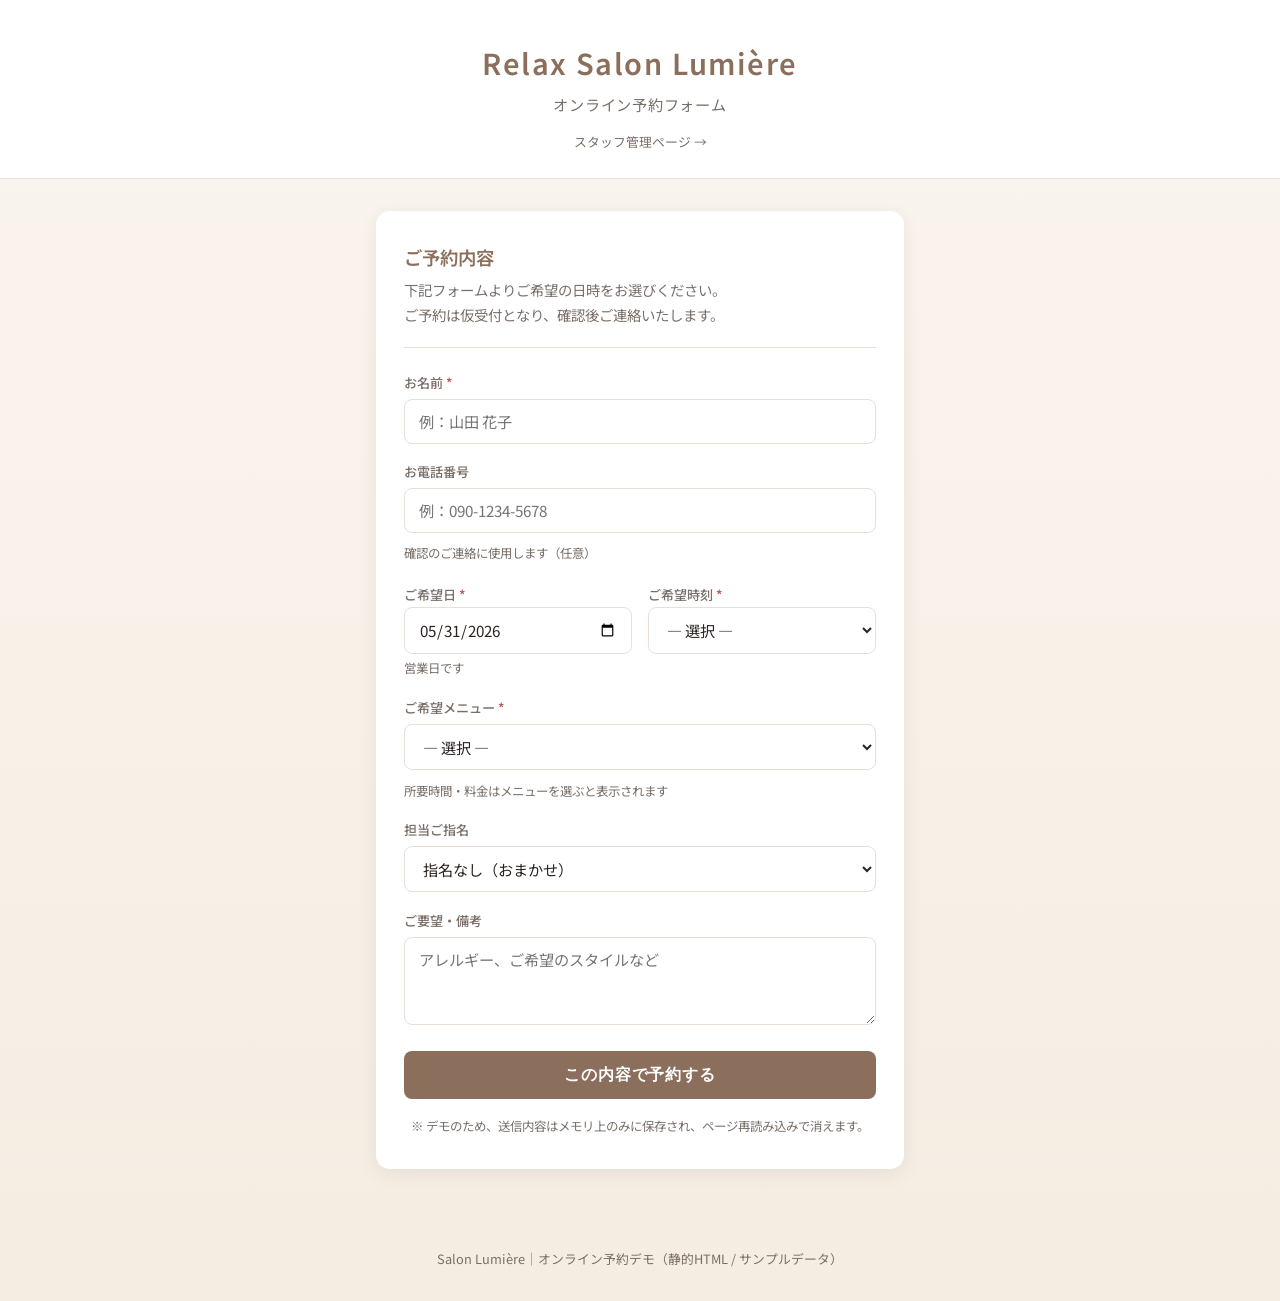
<file: book.html>
<!DOCTYPE html>
<html lang="ja">
<head>
  <meta charset="UTF-8">
  <meta name="viewport" content="width=device-width, initial-scale=1.0">
  <meta name="robots" content="noindex, nofollow">
  <meta name="theme-color" content="#8b6f5c">
  <title>ご予約 | Salon Lumière デモ</title>
  <link rel="preconnect" href="https://fonts.googleapis.com">
  <link href="https://fonts.googleapis.com/css2?family=Noto+Sans+JP:wght@400;500;600&display=swap" rel="stylesheet">
  <link rel="stylesheet" href="css/style.css">
</head>
<body class="book-page">
  <header class="book-header">
    <h1><span id="salon-name">Salon</span></h1>
    <p class="book-sub">オンライン予約フォーム</p>
    <nav class="book-staff-nav">
      <a href="index.html">スタッフ管理ページ →</a>
    </nav>
  </header>

  <main class="book-main">
    <div class="book-card" id="book-form-wrap">
      <h2>ご予約内容</h2>
      <p class="book-intro">下記フォームよりご希望の日時をお選びください。<br>ご予約は仮受付となり、確認後ご連絡いたします。</p>

      <form id="book-form" class="book-form" novalidate>
        <div class="form-row">
          <label for="b-name">お名前 <span class="required">*</span></label>
          <input type="text" id="b-name" placeholder="例：山田 花子" required>
        </div>

        <div class="form-row">
          <label for="b-phone">お電話番号</label>
          <input type="tel" id="b-phone" placeholder="例：090-1234-5678" pattern="[0-9\-]{10,15}">
          <small class="form-hint">確認のご連絡に使用します（任意）</small>
        </div>

        <div class="form-row two-col">
          <div>
            <label for="b-date">ご希望日 <span class="required">*</span></label>
            <input type="date" id="b-date" required>
            <small class="form-hint" id="b-date-hint">定休日</small>
          </div>
          <div>
            <label for="b-time">ご希望時刻 <span class="required">*</span></label>
            <select id="b-time" required>
              <option value="">— 選択 —</option>
            </select>
          </div>
        </div>

        <div class="form-row">
          <label for="b-menu">ご希望メニュー <span class="required">*</span></label>
          <select id="b-menu" required>
            <option value="">— 選択 —</option>
          </select>
          <small class="form-hint" id="b-menu-hint">所要時間・料金はメニューを選ぶと表示されます</small>
        </div>

        <div class="form-row">
          <label for="b-stylist">担当ご指名</label>
          <select id="b-stylist">
            <option value="">指名なし（おまかせ）</option>
          </select>
        </div>

        <div class="form-row">
          <label for="b-notes">ご要望・備考</label>
          <textarea id="b-notes" rows="3" placeholder="アレルギー、ご希望のスタイルなど"></textarea>
        </div>

        <div class="form-error" id="b-error" hidden></div>

        <div class="book-summary" id="b-summary" hidden>
          <h3>ご予約内容の確認</h3>
          <dl>
            <dt>日時</dt><dd id="b-sum-time"></dd>
            <dt>メニュー</dt><dd id="b-sum-menu"></dd>
            <dt>担当</dt><dd id="b-sum-stylist"></dd>
            <dt>料金</dt><dd id="b-sum-price"></dd>
          </dl>
        </div>

        <button type="submit" class="btn-primary book-submit">この内容で予約する</button>
        <p class="book-note">※ デモのため、送信内容はメモリ上のみに保存され、ページ再読み込みで消えます。</p>
      </form>
    </div>

    <div class="book-card book-success" id="book-success" hidden>
      <div class="success-icon">✓</div>
      <h2>ご予約ありがとうございました</h2>
      <p>ご予約内容を確認のうえ、担当者よりご連絡いたします。</p>
      <dl id="book-success-details" class="success-details"></dl>
      <button type="button" class="btn-secondary" id="book-again">別の予約を入れる</button>
    </div>
  </main>

  <footer>Salon Lumière｜オンライン予約デモ（静的HTML / サンプルデータ）</footer>

  <script src="js/data/settings.js"></script>
  <script src="js/data/menus.js"></script>
  <script src="js/data/stylists.js"></script>
  <script src="js/data/customers.js"></script>
  <script src="js/data/reservations.js"></script>
  <script src="js/utils.js"></script>
  <script src="js/book-page.js"></script>
</body>
</html>
</file>
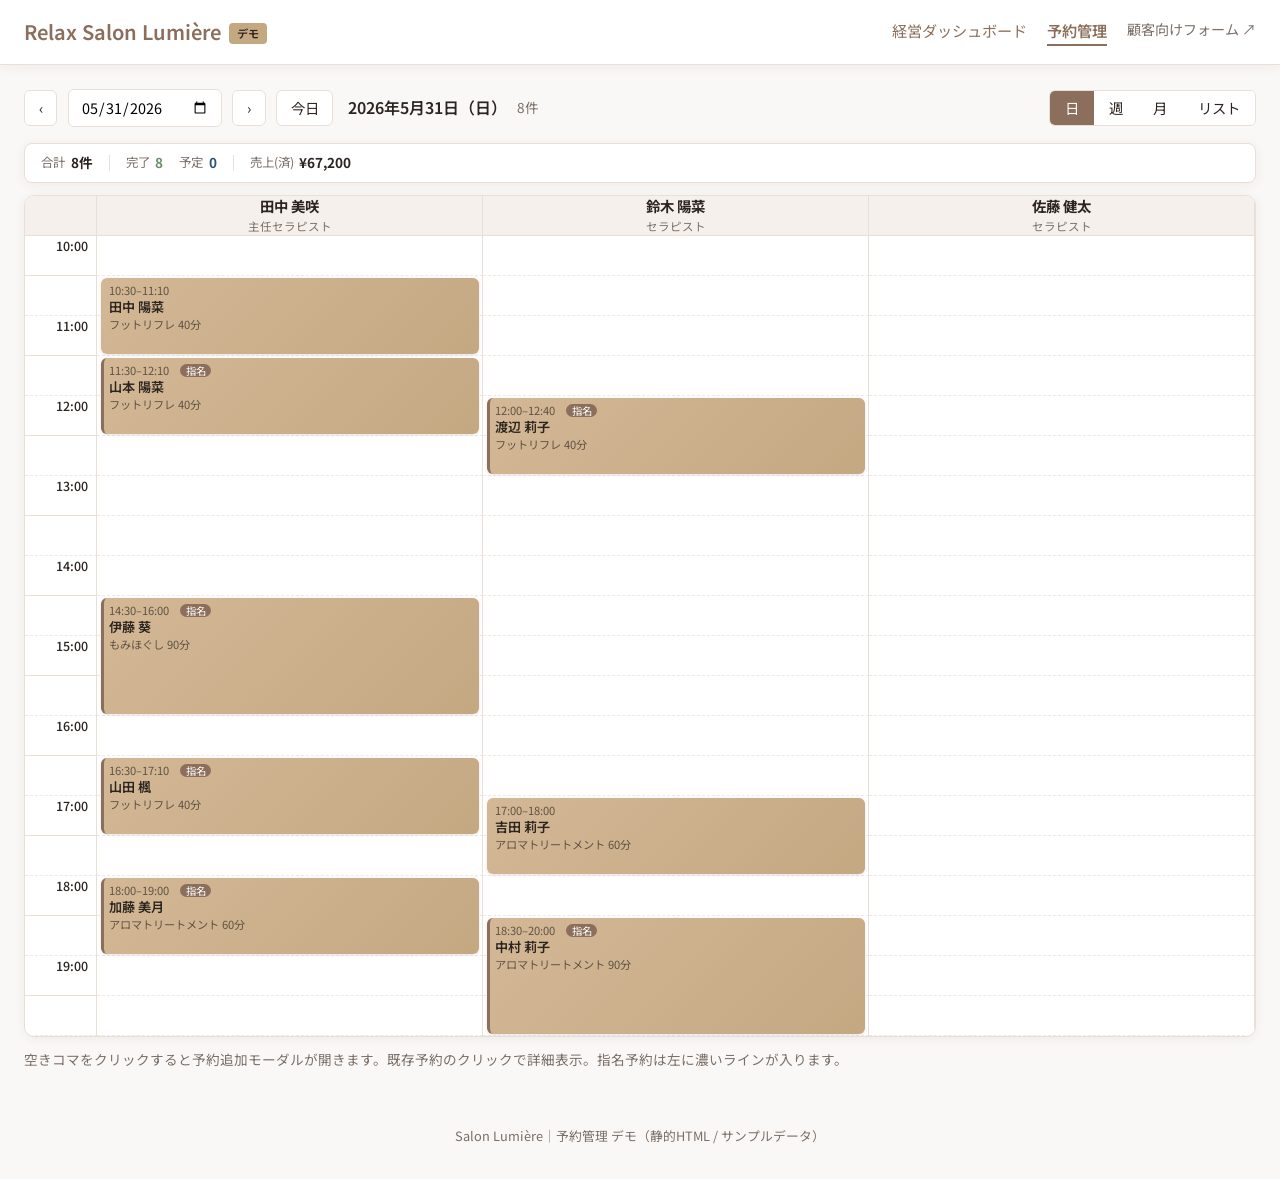
<file: reservations.html>
<!DOCTYPE html>
<html lang="ja">
<head>
  <meta charset="UTF-8">
  <meta name="viewport" content="width=device-width, initial-scale=1.0">
  <meta name="robots" content="noindex, nofollow">
  <meta name="theme-color" content="#8b6f5c">
  <title>予約管理 | Salon Lumière デモ</title>
  <link rel="preconnect" href="https://fonts.googleapis.com">
  <link href="https://fonts.googleapis.com/css2?family=Noto+Sans+JP:wght@400;500;600&display=swap" rel="stylesheet">
  <link rel="stylesheet" href="css/style.css">
</head>
<body>
  <header class="site-header">
    <h1><span id="salon-name">Salon</span><span class="demo-badge">デモ</span></h1>
    <nav class="nav-links">
      <a href="index.html">経営ダッシュボード</a>
      <a href="reservations.html" class="active">予約管理</a>
      <a href="book.html" target="_blank" rel="noopener" class="nav-external">顧客向けフォーム ↗</a>
    </nav>
  </header>

  <main class="container">
    <div class="day-toolbar">
      <button id="prev-day" type="button" aria-label="前日">‹</button>
      <input type="date" id="day-picker">
      <button id="next-day" type="button" aria-label="翌日">›</button>
      <button id="today-btn" type="button">今日</button>
      <span class="day-label" id="day-label"></span>
      <span class="period-hint" id="day-count"></span>

      <span class="spacer"></span>

      <div class="view-toggle" role="tablist">
        <button id="view-grid" type="button" class="active" data-view="grid">日</button>
        <button id="view-week" type="button" data-view="week">週</button>
        <button id="view-month" type="button" data-view="month">月</button>
        <button id="view-list" type="button" data-view="list">リスト</button>
      </div>
    </div>

    <p class="period-hint" id="closed-hint" hidden>本日は定休日です（火曜定休）</p>

    <div id="timegrid-view" class="timegrid-view">
      <div class="day-summary-bar" id="day-summary-bar" hidden></div>
      <div class="timegrid" id="timegrid"></div>
      <p class="period-hint" style="margin-top:0.75rem">
        空きコマをクリックすると予約追加モーダルが開きます。既存予約のクリックで詳細表示。指名予約は左に濃いラインが入ります。
      </p>
    </div>

    <div id="week-view" hidden>
      <div class="week-grid" id="week-grid"></div>
      <p class="period-hint" style="margin-top:0.75rem" id="week-legend">
        日付ヘッダーをクリックでその日のタイムグリッドへ。セラピスト色：
      </p>
    </div>

    <div id="month-view" hidden>
      <div class="month-grid" id="month-grid"></div>
      <p class="period-hint" style="margin-top:0.75rem">
        セルをクリックでその日のタイムグリッドへ。売上は <code>済</code> 予約のみ集計。
      </p>
    </div>

    <div id="list-view" hidden>
      <div class="filters">
        <div class="field">
          <label for="filter-stylist">セラピスト</label>
          <select id="filter-stylist">
            <option value="">すべて</option>
          </select>
        </div>
        <div class="field">
          <label for="filter-status">ステータス</label>
          <select id="filter-status">
            <option value="">すべて</option>
            <option value="予定">予定</option>
            <option value="済">済</option>
            <option value="キャンセル">キャンセル</option>
            <option value="無断">無断</option>
          </select>
        </div>
        <label class="filter-toggle-label">
          <input type="checkbox" id="filter-all-dates"> 全期間表示
        </label>
        <span class="period-hint" id="res-count">0件</span>
        <button type="button" id="export-csv" class="btn-export">CSV出力</button>
      </div>

      <div class="table-wrap">
        <table class="data-table" id="res-table">
          <thead>
            <tr>
              <th>日付</th>
              <th>開始</th>
              <th>顧客</th>
              <th>メニュー</th>
              <th>時間</th>
              <th>担当</th>
              <th>指名</th>
              <th>売上</th>
              <th>区分</th>
              <th>状態</th>
            </tr>
          </thead>
          <tbody></tbody>
        </table>
      </div>
    </div>
  </main>

  <!-- 予約追加モーダル -->
  <div id="reservation-modal" class="modal" hidden>
    <div class="modal-backdrop" id="modal-backdrop"></div>
    <div class="modal-card" role="dialog" aria-modal="true" aria-labelledby="modal-title">
      <div class="modal-head">
        <h3 id="modal-title">予約を追加</h3>
        <button class="modal-close" type="button" id="modal-close" aria-label="閉じる">×</button>
      </div>
      <form id="reservation-form" class="modal-body" novalidate>
        <div class="form-row">
          <label id="modal-date-label">日付</label>
          <div id="modal-date" class="form-static" aria-labelledby="modal-date-label"></div>
        </div>
        <div class="form-row two-col">
          <div>
            <label for="modal-stylist">担当セラピスト <span aria-hidden="true">*</span></label>
            <select id="modal-stylist" required aria-required="true"></select>
          </div>
          <div>
            <label for="modal-time">開始時刻 <span aria-hidden="true">*</span></label>
            <select id="modal-time" required aria-required="true"></select>
          </div>
        </div>
        <div class="form-row">
          <label for="modal-customer">顧客 <span aria-hidden="true">*</span></label>
          <select id="modal-customer" required aria-required="true">
            <option value="">— 選択してください —</option>
          </select>
        </div>
        <div class="form-row">
          <label for="modal-menu">メニュー <span aria-hidden="true">*</span></label>
          <select id="modal-menu" required aria-required="true">
            <option value="">— 選択してください —</option>
          </select>
        </div>
        <div class="form-row two-col">
          <div>
            <label id="modal-dur-label">所要時間 / 終了時刻</label>
            <div id="modal-duration" class="form-static" aria-labelledby="modal-dur-label">—</div>
          </div>
          <div>
            <label class="checkbox-label">
              <input type="checkbox" id="modal-nominated" aria-label="指名予約にする">
              指名予約
            </label>
          </div>
        </div>
        <div class="form-error" id="modal-error" hidden role="alert"></div>
        <div class="modal-actions">
          <button type="button" id="modal-cancel">キャンセル</button>
          <button type="submit" class="btn-primary">予約を追加</button>
        </div>
        <p class="period-hint" style="margin-top:0.75rem">
          ※ デモのため追加した予約はメモリ上のみ。ページをリロードすると消えます。
        </p>
      </form>
    </div>
  </div>

  <!-- 予約詳細モーダル -->
  <div id="detail-modal" class="modal" hidden>
    <div class="modal-backdrop" id="detail-backdrop"></div>
    <div class="modal-card" role="dialog" aria-modal="true" aria-labelledby="detail-title">
      <div class="modal-head">
        <h3 id="detail-title">予約の詳細</h3>
        <button class="modal-close" type="button" id="detail-close" aria-label="閉じる">×</button>
      </div>
      <div class="modal-body">
        <dl class="detail-list">
          <dt>顧客</dt><dd id="detail-customer">—</dd>
          <dt>日時</dt><dd id="detail-time">—</dd>
          <dt>担当</dt><dd id="detail-stylist">—</dd>
          <dt>メニュー</dt><dd id="detail-menu">—</dd>
          <dt>売上</dt><dd id="detail-sales">—</dd>
          <dt>区分</dt><dd id="detail-visit-type">—</dd>
          <dt>ステータス</dt><dd id="detail-status">—</dd>
        </dl>
        <div class="modal-actions">
          <button type="button" id="detail-delete" class="btn-danger" hidden>削除</button>
          <button type="button" id="detail-cancel-status" class="btn-danger" hidden>キャンセル扱いに変更</button>
          <button type="button" id="detail-close-btn">閉じる</button>
        </div>
      </div>
    </div>
  </div>

  <footer>Salon Lumière｜予約管理 デモ（静的HTML / サンプルデータ）</footer>

  <script src="js/data/settings.js"></script>
  <script src="js/data/menus.js"></script>
  <script src="js/data/stylists.js"></script>
  <script src="js/data/customers.js"></script>
  <script src="js/data/reservations.js"></script>
  <script src="js/utils.js"></script>
  <script src="js/reservations-page.js"></script>
</body>
</html>
</file>
<file: css/style.css>
:root {
  --bg: #faf8f6;
  --surface: #fff;
  --text: #2c2420;
  --muted: #7a6f68;
  --accent: #8b6f5c;
  --accent-light: #c4a882;
  --border: #e8e0d8;
  --up: #6b8f71;
  --down: #b85c5c;
  --pending: #9a9088;
  --shadow: 0 2px 12px rgba(44, 36, 32, 0.06);
}

* {
  box-sizing: border-box;
  margin: 0;
  padding: 0;
}

html {
  scroll-behavior: smooth;
}

body {
  font-family: 'Noto Sans JP', system-ui, sans-serif;
  background: var(--bg);
  color: var(--text);
  line-height: 1.6;
  min-height: 100vh;
}

:focus-visible {
  outline: 2px solid var(--accent);
  outline-offset: 2px;
  border-radius: 4px;
}

a {
  color: var(--accent);
  text-decoration: none;
}

a:hover {
  text-decoration: underline;
}

/* Header */
.site-header {
  background: var(--surface);
  border-bottom: 1px solid var(--border);
  padding: 1rem 1.5rem;
  display: flex;
  flex-wrap: wrap;
  align-items: center;
  justify-content: space-between;
  gap: 1rem;
  position: sticky;
  top: 0;
  z-index: 100;
  box-shadow: var(--shadow);
}

.site-header h1 {
  font-size: 1.25rem;
  font-weight: 600;
  color: var(--accent);
}

.site-header .demo-badge {
  font-size: 0.7rem;
  background: var(--accent-light);
  color: var(--text);
  padding: 0.15rem 0.5rem;
  border-radius: 4px;
  margin-left: 0.5rem;
  vertical-align: middle;
}

.nav-links {
  display: flex;
  gap: 1.25rem;
  font-size: 0.95rem;
}

.nav-links a.active {
  font-weight: 600;
  color: var(--accent);
  border-bottom: 2px solid var(--accent);
  padding-bottom: 2px;
}

.nav-links a.nav-external {
  color: var(--muted);
  font-size: 0.88rem;
}

.nav-links a.nav-external:hover {
  color: var(--accent);
  text-decoration: none;
}

/* Layout */
.container {
  max-width: 1280px;
  margin: 0 auto;
  padding: 1.5rem;
}

.toolbar {
  display: flex;
  flex-wrap: wrap;
  align-items: center;
  gap: 1rem;
  margin-bottom: 1.5rem;
}

.toolbar label {
  font-size: 0.9rem;
  color: var(--muted);
}

.toolbar select {
  padding: 0.4rem 0.75rem;
  border: 1px solid var(--border);
  border-radius: 6px;
  font-size: 0.95rem;
  background: var(--surface);
}

.period-hint {
  font-size: 0.85rem;
  color: var(--muted);
}

.filter-badge {
  display: inline-block;
  padding: 0.25rem 0.65rem;
  background: var(--accent);
  color: #fff;
  border-radius: 999px;
  font-size: 0.8rem;
  font-weight: 500;
}

/* Sections */
section {
  margin-bottom: 2.5rem;
}

section h2 {
  font-size: 1.1rem;
  font-weight: 600;
  margin-bottom: 1rem;
  padding-bottom: 0.35rem;
  border-bottom: 2px solid var(--accent-light);
  color: var(--accent);
}

.metric-grid {
  display: grid;
  grid-template-columns: repeat(auto-fill, minmax(200px, 1fr));
  gap: 1rem;
  margin-bottom: 1rem;
}

.card {
  background: var(--surface);
  border-radius: 10px;
  padding: 1.25rem;
  box-shadow: var(--shadow);
  border: 1px solid var(--border);
  transition: box-shadow 0.15s, transform 0.15s;
}

.card:hover {
  box-shadow: 0 4px 20px rgba(44, 36, 32, 0.1);
  transform: translateY(-1px);
}

.card.small {
  opacity: 0.85;
}

.card .label {
  font-size: 0.8rem;
  color: var(--muted);
  margin-bottom: 0.35rem;
}

.card .value {
  font-size: 1.5rem;
  font-weight: 600;
}

.card .sub {
  font-size: 0.8rem;
  color: var(--muted);
  margin-top: 0.25rem;
}

.mom {
  font-size: 0.9rem;
  margin-top: 0.35rem;
}

.mom.up {
  color: var(--up);
}

.mom.down {
  color: var(--down);
}

.mom.neutral {
  color: var(--muted);
}

.pending {
  color: var(--pending);
  font-size: 0.9em;
}

.chart-row {
  display: grid;
  grid-template-columns: repeat(auto-fit, minmax(320px, 1fr));
  gap: 1.25rem;
}

.chart-box {
  background: var(--surface);
  border-radius: 10px;
  padding: 1.25rem;
  box-shadow: var(--shadow);
  border: 1px solid var(--border);
}

.chart-box h3 {
  font-size: 0.9rem;
  color: var(--muted);
  margin-bottom: 1rem;
  font-weight: 500;
}

.chart-box canvas {
  max-height: 280px;
}

.chart-box.wide {
  grid-column: 1 / -1;
}

/* Table */
.data-table {
  width: 100%;
  border-collapse: collapse;
  font-size: 0.9rem;
  background: var(--surface);
  border-radius: 10px;
  overflow: hidden;
  box-shadow: var(--shadow);
}

.data-table th,
.data-table td {
  padding: 0.65rem 1rem;
  text-align: left;
  border-bottom: 1px solid var(--border);
}

.data-table th {
  background: #f5f0eb;
  font-weight: 600;
  font-size: 0.8rem;
  color: var(--muted);
}

.data-table tr:hover td {
  background: #fdfbf9;
}

.data-table .empty {
  text-align: center;
  color: var(--muted);
  padding: 1.5rem;
}

.table-wrap {
  overflow-x: auto;
  border-radius: 10px;
}

.badge {
  display: inline-block;
  padding: 0.15rem 0.5rem;
  border-radius: 4px;
  font-size: 0.75rem;
}

.badge-済 {
  background: #e8f0e9;
  color: var(--up);
}

.badge-キャンセル {
  background: #f5ebe8;
  color: var(--down);
}

.badge-無断 {
  background: #f0e8e8;
  color: #8b4545;
}

.badge-予定 {
  background: #e6eef5;
  color: #2c5478;
}

/* Comparison table */
.comparison-table th.num,
.comparison-table td.num {
  text-align: right;
  font-variant-numeric: tabular-nums;
}

.comparison-table tr.row-total td {
  background: #f5f0eb;
  font-weight: 600;
}

.comparison-table tr.row-highlight td {
  background: #fbf3ec;
}

.comparison-table tbody tr td:first-child {
  font-weight: 500;
}

.filters {
  display: flex;
  flex-wrap: wrap;
  gap: 1rem;
  margin-bottom: 1rem;
  align-items: flex-end;
}

.filters .field {
  display: flex;
  flex-direction: column;
  gap: 0.25rem;
}

.filters label {
  font-size: 0.8rem;
  color: var(--muted);
}

/* Day toolbar / view toggle */
.day-toolbar {
  display: flex;
  align-items: center;
  gap: 0.65rem;
  margin-bottom: 1rem;
  flex-wrap: wrap;
}

.day-toolbar button {
  padding: 0.4rem 0.85rem;
  border: 1px solid var(--border);
  background: var(--surface);
  border-radius: 6px;
  cursor: pointer;
  font-family: inherit;
  font-size: 0.9rem;
  color: var(--text);
  transition: background 0.15s;
}

.day-toolbar button:hover {
  background: #f5f0eb;
}

.day-toolbar input[type='date'] {
  padding: 0.4rem 0.75rem;
  border: 1px solid var(--border);
  border-radius: 6px;
  font-family: inherit;
  font-size: 0.9rem;
  background: var(--surface);
}

.day-label {
  font-weight: 600;
  font-size: 1rem;
  margin-left: 0.25rem;
}

.spacer {
  flex: 1 1 auto;
}

.view-toggle {
  display: inline-flex;
  border: 1px solid var(--border);
  border-radius: 6px;
  overflow: hidden;
}

.view-toggle button {
  border: none;
  border-radius: 0;
  padding: 0.4rem 0.95rem;
  background: var(--surface);
}

.view-toggle button.active {
  background: var(--accent);
  color: #fff;
}

.view-toggle button:hover:not(.active) {
  background: #f5f0eb;
}

/* Timegrid */
.timegrid-view {
  width: 100%;
}

.timegrid {
  display: grid;
  grid-template-columns: 72px repeat(var(--stylist-count, 3), 1fr);
  background: var(--surface);
  border: 1px solid var(--border);
  border-radius: 10px;
  overflow: hidden;
  box-shadow: var(--shadow);
  position: relative;
}

.tg-corner,
.tg-head {
  background: #f5f0eb;
  border-bottom: 1px solid var(--border);
  border-right: 1px solid var(--border);
}

.tg-head {
  text-align: center;
  padding: 0.5rem 0.25rem;
  display: flex;
  flex-direction: column;
  justify-content: center;
}

.tg-head strong {
  font-size: 0.9rem;
}

.tg-head span {
  font-weight: 400;
  font-size: 0.72rem;
  color: var(--muted);
}

.tg-time {
  font-size: 0.78rem;
  color: var(--muted);
  text-align: right;
  padding: 0.1rem 0.5rem 0 0;
  border-right: 1px solid var(--border);
  border-bottom: 1px dashed #f0e8e0;
}

.tg-time-hour {
  border-bottom: 1px solid var(--border);
  color: var(--text);
  font-weight: 500;
}

.tg-cell {
  border-right: 1px solid var(--border);
  border-bottom: 1px dashed #f0e8e0;
  cursor: pointer;
  transition: background 0.1s;
}

.tg-cell:hover {
  background: #fdfbf9;
}

.tg-cell-flash {
  animation: cellFlash 0.4s ease;
}

@keyframes cellFlash {
  0% { background: rgba(196, 168, 130, 0.4); }
  100% { background: transparent; }
}

.tg-block {
  background: linear-gradient(135deg, #d4b896 0%, #c4a882 100%);
  color: var(--text);
  border-radius: 6px;
  padding: 0.35rem 0.5rem;
  margin: 2px 4px;
  font-size: 0.78rem;
  overflow: hidden;
  box-shadow: 0 1px 3px rgba(44, 36, 32, 0.12);
  cursor: pointer;
  z-index: 1;
  display: flex;
  flex-direction: column;
  gap: 0.1rem;
  line-height: 1.25;
}

.tg-block.nominated {
  border-left: 3px solid var(--accent);
  padding-left: calc(0.5rem - 3px);
}

.tg-block.status-キャンセル {
  background: #f0e8e2;
  color: var(--muted);
  text-decoration: line-through;
  opacity: 0.7;
}

.tg-block.status-無断 {
  background: #f5dede;
  color: #8b4545;
  border: 1px solid #c89090;
}

.tg-block-time {
  font-size: 0.7rem;
  color: rgba(0, 0, 0, 0.55);
}

.tg-block-customer {
  font-weight: 600;
  font-size: 0.82rem;
  overflow: hidden;
  text-overflow: ellipsis;
  white-space: nowrap;
}

.tg-block-menu {
  font-size: 0.7rem;
  color: rgba(0, 0, 0, 0.55);
  overflow: hidden;
  text-overflow: ellipsis;
  white-space: nowrap;
}

.tg-pin {
  display: inline-block;
  background: var(--accent);
  color: #fff;
  padding: 0 0.35rem;
  border-radius: 999px;
  font-size: 0.65rem;
}

.tg-closed {
  display: flex;
  align-items: center;
  justify-content: center;
  font-size: 1.4rem;
  color: var(--muted);
  font-weight: 500;
  background: repeating-linear-gradient(
    45deg,
    #fafafa 0,
    #fafafa 12px,
    #f0eae3 12px,
    #f0eae3 24px
  );
  z-index: 1;
}

/* ===== 週ビュー ===== */
.week-grid {
  display: grid;
  grid-template-columns: repeat(7, minmax(0, 1fr));
  gap: 0.5rem;
}

.week-day {
  background: var(--surface);
  border: 1px solid var(--border);
  border-radius: 8px;
  overflow: hidden;
  display: flex;
  flex-direction: column;
  min-height: 320px;
}

.week-day-header {
  background: #f5f0eb;
  border: none;
  border-bottom: 1px solid var(--border);
  padding: 0.6rem 0.5rem;
  display: flex;
  justify-content: space-between;
  align-items: center;
  cursor: pointer;
  font-family: inherit;
  color: var(--text);
  transition: background 0.15s;
}

.week-day-header:hover {
  background: #ebe2d7;
}

.week-day-header .wd-date {
  font-weight: 600;
  font-size: 0.95rem;
}

.week-day-header .wd-dow {
  font-size: 0.82rem;
  color: var(--muted);
}

.week-day.saturday .wd-dow {
  color: #4a7a9c;
}

.week-day.sunday .wd-dow {
  color: var(--down);
}

.week-day.today .week-day-header {
  background: var(--accent);
  color: #fff;
}

.week-day.today .wd-dow {
  color: rgba(255, 255, 255, 0.85);
}

.week-day.closed {
  opacity: 0.6;
  background: repeating-linear-gradient(
    45deg,
    #fafafa 0,
    #fafafa 8px,
    #f0eae3 8px,
    #f0eae3 16px
  );
}

.week-day-body {
  padding: 0.5rem;
  display: flex;
  flex-direction: column;
  gap: 0.35rem;
  flex: 1;
  overflow-y: auto;
  max-height: 480px;
}

.week-empty,
.week-closed {
  text-align: center;
  color: var(--muted);
  font-size: 0.82rem;
  padding: 1rem 0;
}

.week-event {
  background: #fbf5ed;
  border-left: 4px solid var(--accent);
  border-radius: 4px;
  padding: 0.4rem 0.55rem;
  font-size: 0.78rem;
  cursor: pointer;
  transition: background 0.1s, transform 0.05s;
  line-height: 1.3;
}

.week-event:hover {
  background: #f3e9d9;
  transform: translateY(-1px);
}

.week-event.stylist-0 { border-left-color: #8b6f5c; }
.week-event.stylist-1 { border-left-color: #6b8f71; }
.week-event.stylist-2 { border-left-color: #7a9eb8; }

.week-event.status-キャンセル {
  opacity: 0.5;
  text-decoration: line-through;
}

.week-event.status-無断 {
  background: #fbe9e6;
  border-left-color: var(--down) !important;
}

.week-event.status-予定 {
  background: #e6eef5;
  border-left-style: dashed;
}

.week-event .we-time {
  font-weight: 600;
  color: var(--text);
  font-size: 0.78rem;
}

.week-event .we-customer {
  font-size: 0.78rem;
  margin-top: 0.1rem;
  white-space: nowrap;
  overflow: hidden;
  text-overflow: ellipsis;
}

.week-event .we-menu {
  font-size: 0.7rem;
  color: var(--muted);
  white-space: nowrap;
  overflow: hidden;
  text-overflow: ellipsis;
}

.we-pin {
  display: inline-block;
  background: var(--accent);
  color: #fff;
  padding: 0 0.25rem;
  border-radius: 2px;
  font-size: 0.62rem;
  font-weight: 500;
}

.legend-dot {
  display: inline-block;
  width: 10px;
  height: 10px;
  border-radius: 2px;
  vertical-align: middle;
  margin: 0 0.2rem 0 0.6rem;
}
.legend-dot.stylist-0 { background: #8b6f5c; }
.legend-dot.stylist-1 { background: #6b8f71; }
.legend-dot.stylist-2 { background: #7a9eb8; }

/* ===== 月ビュー ===== */
.month-grid {
  display: grid;
  grid-template-columns: repeat(7, 1fr);
  gap: 1px;
  background: var(--border);
  border: 1px solid var(--border);
  border-radius: 10px;
  overflow: hidden;
}

.month-head {
  background: #f5f0eb;
  text-align: center;
  padding: 0.6rem;
  font-size: 0.85rem;
  font-weight: 600;
  color: var(--muted);
}

.month-head.saturday { color: #4a7a9c; }
.month-head.sunday { color: var(--down); }

.month-cell {
  background: var(--surface);
  border: none;
  padding: 0.5rem 0.6rem;
  text-align: left;
  min-height: 90px;
  display: flex;
  flex-direction: column;
  gap: 0.25rem;
  cursor: pointer;
  font-family: inherit;
  transition: background 0.15s;
}

.month-cell:hover {
  background: #fdfbf9;
}

.month-cell.other-month {
  background: #fafafa;
  color: #cbb;
}

.month-cell.closed {
  background: repeating-linear-gradient(
    45deg,
    #fafafa 0,
    #fafafa 8px,
    #f3eae0 8px,
    #f3eae0 16px
  );
}

.month-cell.today {
  background: #fbf3ec;
  border: 2px solid var(--accent);
  padding: calc(0.5rem - 2px) calc(0.6rem - 2px);
}

.month-cell .mc-date {
  font-weight: 600;
  font-size: 0.95rem;
  color: var(--text);
}

.month-cell.other-month .mc-date {
  color: #c5b8ad;
  font-weight: 400;
}

.month-cell.saturday .mc-date { color: #4a7a9c; }
.month-cell.sunday .mc-date { color: var(--down); }

.month-cell .mc-count {
  font-size: 0.78rem;
  color: var(--text);
}

.month-cell .mc-sales {
  font-size: 0.78rem;
  color: var(--up);
  font-weight: 500;
}

.month-cell .mc-plans {
  font-size: 0.72rem;
  color: #2c5478;
}

.month-cell .mc-cancels {
  font-size: 0.72rem;
  color: var(--muted);
}

.month-cell .mc-closed {
  font-size: 0.72rem;
  color: var(--muted);
}

.month-cell .mc-count-muted {
  font-size: 0.72rem;
  color: var(--muted);
}

@media (max-width: 900px) {
  .week-day {
    min-height: 240px;
  }
  .week-day-body {
    max-height: 320px;
  }
  .month-cell {
    min-height: 70px;
    padding: 0.4rem 0.45rem;
  }
  .month-cell .mc-sales,
  .month-cell .mc-plans,
  .month-cell .mc-cancels {
    display: none;
  }
}

/* 予定（モーダルで追加した予約） */
.tg-block.status-予定 {
  background: linear-gradient(135deg, #aac4d4 0%, #7a9eb8 100%);
  color: #1d3346;
  border: 1px dashed #5a83a0;
}

.tg-block.status-予定 .tg-block-time,
.tg-block.status-予定 .tg-block-menu {
  color: rgba(0, 0, 0, 0.55);
}

/* Modal */
[hidden] {
  display: none !important;
}

.modal {
  position: fixed;
  inset: 0;
  z-index: 1000;
  display: flex;
  align-items: center;
  justify-content: center;
}

.modal-backdrop {
  position: absolute;
  inset: 0;
  background: rgba(44, 36, 32, 0.45);
  backdrop-filter: blur(2px);
}

.modal-card {
  position: relative;
  background: var(--surface);
  border-radius: 12px;
  box-shadow: 0 12px 40px rgba(44, 36, 32, 0.25);
  width: min(480px, 92vw);
  max-height: 92vh;
  overflow: auto;
  z-index: 1;
  animation: modalIn 0.18s ease;
}

@keyframes modalIn {
  from { opacity: 0; transform: translateY(8px) scale(0.98); }
  to { opacity: 1; transform: translateY(0) scale(1); }
}

.modal-head {
  display: flex;
  align-items: center;
  justify-content: space-between;
  padding: 1rem 1.25rem;
  border-bottom: 1px solid var(--border);
}

.modal-head h3 {
  font-size: 1.05rem;
  font-weight: 600;
  color: var(--accent);
}

.modal-close {
  border: none;
  background: transparent;
  font-size: 1.4rem;
  cursor: pointer;
  color: var(--muted);
  line-height: 1;
  padding: 0 0.25rem;
}

.modal-close:hover {
  color: var(--text);
}

.modal-body {
  padding: 1.25rem;
  display: flex;
  flex-direction: column;
  gap: 1rem;
}

.form-row {
  display: flex;
  flex-direction: column;
  gap: 0.35rem;
}

.form-row.two-col {
  display: grid;
  grid-template-columns: 1fr 1fr;
  gap: 1rem;
}

.form-row label {
  font-size: 0.82rem;
  color: var(--muted);
  font-weight: 500;
}

.form-row select {
  padding: 0.55rem 0.75rem;
  border: 1px solid var(--border);
  border-radius: 6px;
  font-family: inherit;
  font-size: 0.95rem;
  background: var(--surface);
  color: var(--text);
}

.form-row select:focus {
  outline: none;
  border-color: var(--accent);
  box-shadow: 0 0 0 3px rgba(139, 111, 92, 0.15);
}

.form-static {
  padding: 0.55rem 0.75rem;
  background: #f9f5f1;
  border: 1px solid var(--border);
  border-radius: 6px;
  font-size: 0.95rem;
}

.checkbox-label {
  display: flex !important;
  flex-direction: row !important;
  align-items: center;
  gap: 0.5rem;
  color: var(--text) !important;
  font-size: 0.95rem !important;
  font-weight: 400 !important;
  padding: 0.55rem 0.75rem;
  border: 1px solid var(--border);
  border-radius: 6px;
  cursor: pointer;
  background: var(--surface);
}

.checkbox-label input[type='checkbox'] {
  accent-color: var(--accent);
}

.form-error {
  background: #fbeae6;
  color: #8b4545;
  padding: 0.65rem 0.85rem;
  border-radius: 6px;
  font-size: 0.85rem;
  border: 1px solid #e9bfb6;
}

.modal-actions {
  display: flex;
  justify-content: flex-end;
  gap: 0.65rem;
  padding-top: 0.5rem;
  border-top: 1px solid var(--border);
}

.modal-actions button {
  padding: 0.5rem 1.25rem;
  border: 1px solid var(--border);
  background: var(--surface);
  border-radius: 6px;
  cursor: pointer;
  font-family: inherit;
  font-size: 0.9rem;
}

.modal-actions button:hover {
  background: #f5f0eb;
}

.btn-primary {
  background: var(--accent) !important;
  color: #fff !important;
  border-color: var(--accent) !important;
}

.btn-primary:hover {
  background: #7a614f !important;
}

.btn-danger {
  background: var(--down) !important;
  color: #fff !important;
  border-color: var(--down) !important;
}

.btn-danger:hover {
  background: #9c4a4a !important;
}

/* 予約詳細リスト */
.detail-list {
  display: grid;
  grid-template-columns: 90px 1fr;
  row-gap: 0.65rem;
  column-gap: 1rem;
  margin: 0 0 1.25rem 0;
}

.detail-list dt {
  color: var(--muted);
  font-size: 0.85rem;
  padding-top: 0.1rem;
}

.detail-list dd {
  margin: 0;
  font-size: 0.95rem;
}

/* =========================================
   顧客向け予約フォーム（book.html）
   ========================================= */
.book-page {
  background: linear-gradient(180deg, #faf5ef 0%, #f5ede2 100%);
  min-height: 100vh;
}

.book-header {
  text-align: center;
  padding: 2.5rem 1rem 1.5rem;
  background: var(--surface);
  border-bottom: 1px solid var(--border);
}

.book-header h1 {
  font-size: 1.8rem;
  font-weight: 600;
  color: var(--accent);
  letter-spacing: 0.05em;
}

.book-sub {
  margin-top: 0.35rem;
  color: var(--muted);
  font-size: 0.95rem;
  letter-spacing: 0.05em;
}

.book-main {
  max-width: 560px;
  margin: 0 auto;
  padding: 2rem 1rem 3rem;
}

.book-card {
  background: var(--surface);
  border-radius: 14px;
  padding: 2rem 1.75rem;
  box-shadow: 0 4px 20px rgba(44, 36, 32, 0.08);
}

.book-card h2 {
  font-size: 1.15rem;
  font-weight: 600;
  color: var(--accent);
  margin-bottom: 0.4rem;
}

.book-intro {
  color: var(--muted);
  font-size: 0.9rem;
  line-height: 1.7;
  margin-bottom: 1.5rem;
  padding-bottom: 1.25rem;
  border-bottom: 1px solid var(--border);
}

.book-form {
  display: flex;
  flex-direction: column;
  gap: 1.1rem;
}

.book-form input[type='text'],
.book-form input[type='tel'],
.book-form input[type='date'],
.book-form select,
.book-form textarea {
  padding: 0.65rem 0.85rem;
  border: 1px solid var(--border);
  border-radius: 8px;
  font-family: inherit;
  font-size: 0.95rem;
  background: var(--surface);
  color: var(--text);
  width: 100%;
}

.book-form input:focus,
.book-form select:focus,
.book-form textarea:focus {
  outline: none;
  border-color: var(--accent);
  box-shadow: 0 0 0 3px rgba(139, 111, 92, 0.15);
}

.book-form textarea {
  resize: vertical;
  min-height: 5rem;
  font-family: inherit;
}

.required {
  color: var(--down);
  font-weight: 600;
}

.form-hint {
  display: block;
  margin-top: 0.35rem;
  font-size: 0.78rem;
  color: var(--muted);
}

.form-hint-warn {
  color: var(--down);
  font-weight: 500;
}

.book-summary {
  background: #f9f5f0;
  border-radius: 8px;
  padding: 1rem 1.25rem;
  border: 1px dashed var(--accent-light);
}

.book-summary h3 {
  font-size: 0.85rem;
  color: var(--accent);
  font-weight: 600;
  margin-bottom: 0.65rem;
}

.book-summary dl {
  display: grid;
  grid-template-columns: 70px 1fr;
  row-gap: 0.4rem;
  column-gap: 0.75rem;
  margin: 0;
}

.book-summary dt {
  color: var(--muted);
  font-size: 0.8rem;
}

.book-summary dd {
  margin: 0;
  font-size: 0.9rem;
}

.book-submit {
  padding: 0.85rem;
  font-size: 1rem;
  font-weight: 600;
  border-radius: 8px;
  border: none;
  cursor: pointer;
  margin-top: 0.5rem;
  letter-spacing: 0.05em;
}

.book-note {
  text-align: center;
  color: var(--muted);
  font-size: 0.78rem;
}

.btn-secondary {
  padding: 0.65rem 1.5rem;
  border: 1px solid var(--accent);
  background: transparent;
  color: var(--accent);
  border-radius: 8px;
  cursor: pointer;
  font-family: inherit;
  font-size: 0.95rem;
  font-weight: 500;
}

.btn-secondary:hover {
  background: #fbf5ed;
}

.book-success {
  text-align: center;
  padding: 2.5rem 1.75rem;
}

.success-icon {
  width: 64px;
  height: 64px;
  margin: 0 auto 1rem;
  background: var(--up);
  color: #fff;
  border-radius: 50%;
  font-size: 2rem;
  font-weight: 600;
  display: flex;
  align-items: center;
  justify-content: center;
}

.book-success h2 {
  font-size: 1.3rem;
  margin-bottom: 0.5rem;
  color: var(--text);
}

.book-success > p {
  color: var(--muted);
  margin-bottom: 1.5rem;
}

.success-details {
  display: grid;
  grid-template-columns: 75px 1fr;
  row-gap: 0.6rem;
  column-gap: 1rem;
  background: #f9f5f0;
  border-radius: 8px;
  padding: 1.25rem;
  text-align: left;
  margin-bottom: 1.5rem;
}

.success-details dt {
  color: var(--muted);
  font-size: 0.82rem;
}

.success-details dd {
  margin: 0;
  font-size: 0.95rem;
}

footer {
  text-align: center;
  padding: 2rem;
  font-size: 0.8rem;
  color: var(--muted);
}

/* =========================================
   Day summary bar (timegrid view)
   ========================================= */
.day-summary-bar {
  display: flex;
  flex-wrap: wrap;
  align-items: center;
  gap: 0.25rem 1rem;
  background: var(--surface);
  border: 1px solid var(--border);
  border-radius: 8px;
  padding: 0.5rem 1rem;
  margin-bottom: 0.75rem;
  font-size: 0.85rem;
  box-shadow: var(--shadow);
}

.dsb-item {
  display: flex;
  align-items: center;
  gap: 0.35rem;
}

.dsb-label {
  color: var(--muted);
  font-size: 0.78rem;
}

.dsb-done strong { color: var(--up); }
.dsb-plan strong { color: #2c5478; }
.dsb-cancel strong { color: var(--muted); }

.dsb-sep {
  display: inline-block;
  width: 1px;
  height: 1rem;
  background: var(--border);
}

/* Filter toggle checkbox */
.filter-toggle-label {
  display: flex;
  align-items: center;
  gap: 0.4rem;
  font-size: 0.85rem;
  color: var(--text);
  cursor: pointer;
  user-select: none;
}

.filter-toggle-label input[type='checkbox'] {
  accent-color: var(--accent);
  width: 1rem;
  height: 1rem;
  cursor: pointer;
}

/* =========================================
   Toast notifications
   ========================================= */
.toast-container {
  position: fixed;
  bottom: 1.5rem;
  right: 1.5rem;
  z-index: 2000;
  display: flex;
  flex-direction: column;
  gap: 0.5rem;
  pointer-events: none;
}

.toast {
  background: var(--text);
  color: #fff;
  padding: 0.7rem 1.1rem;
  border-radius: 8px;
  font-size: 0.88rem;
  box-shadow: 0 4px 14px rgba(44, 36, 32, 0.22);
  opacity: 0;
  transform: translateY(6px);
  transition: opacity 0.2s, transform 0.2s;
  max-width: 300px;
}

.toast.show {
  opacity: 1;
  transform: translateY(0);
}

.toast.success {
  background: var(--up);
}

.toast.error {
  background: var(--down);
}

/* =========================================
   M8 churn alert urgency indicators
   ========================================= */
#m8-table tr td.m8-urgent {
  color: var(--down);
  font-weight: 600;
}

#m8-table tr td.m8-warn {
  color: #b87d2a;
  font-weight: 500;
}

/* =========================================
   CSV export button
   ========================================= */
.btn-export {
  padding: 0.4rem 0.9rem;
  background: var(--surface);
  border: 1px solid var(--accent-light);
  border-radius: 6px;
  cursor: pointer;
  font-family: inherit;
  font-size: 0.85rem;
  color: var(--accent);
  transition: background 0.15s;
  align-self: flex-end;
}

.btn-export:hover {
  background: #fbf5ed;
}

/* =========================================
   book.html staff navigation link
   ========================================= */
.book-staff-nav {
  margin-top: 0.75rem;
}

.book-staff-nav a {
  font-size: 0.8rem;
  color: var(--muted);
}

.book-staff-nav a:hover {
  color: var(--accent);
}

/* =========================================
   Mobile: week view horizontal scroll
   ========================================= */
@media (max-width: 768px) {
  .week-grid {
    display: flex;
    overflow-x: auto;
    gap: 0.5rem;
    padding-bottom: 0.5rem;
    scroll-snap-type: x mandatory;
  }

  .week-day {
    flex: 0 0 calc(50% - 0.25rem);
    scroll-snap-align: start;
    min-height: 200px;
  }

  .month-grid {
    font-size: 0.78rem;
  }

  .month-cell {
    min-height: 56px;
    padding: 0.3rem 0.35rem;
  }

  .day-toolbar {
    gap: 0.4rem;
  }
}

@media (max-width: 640px) {
  .card .value {
    font-size: 1.25rem;
  }
  .site-header {
    flex-direction: column;
    align-items: flex-start;
  }
}
</file>
